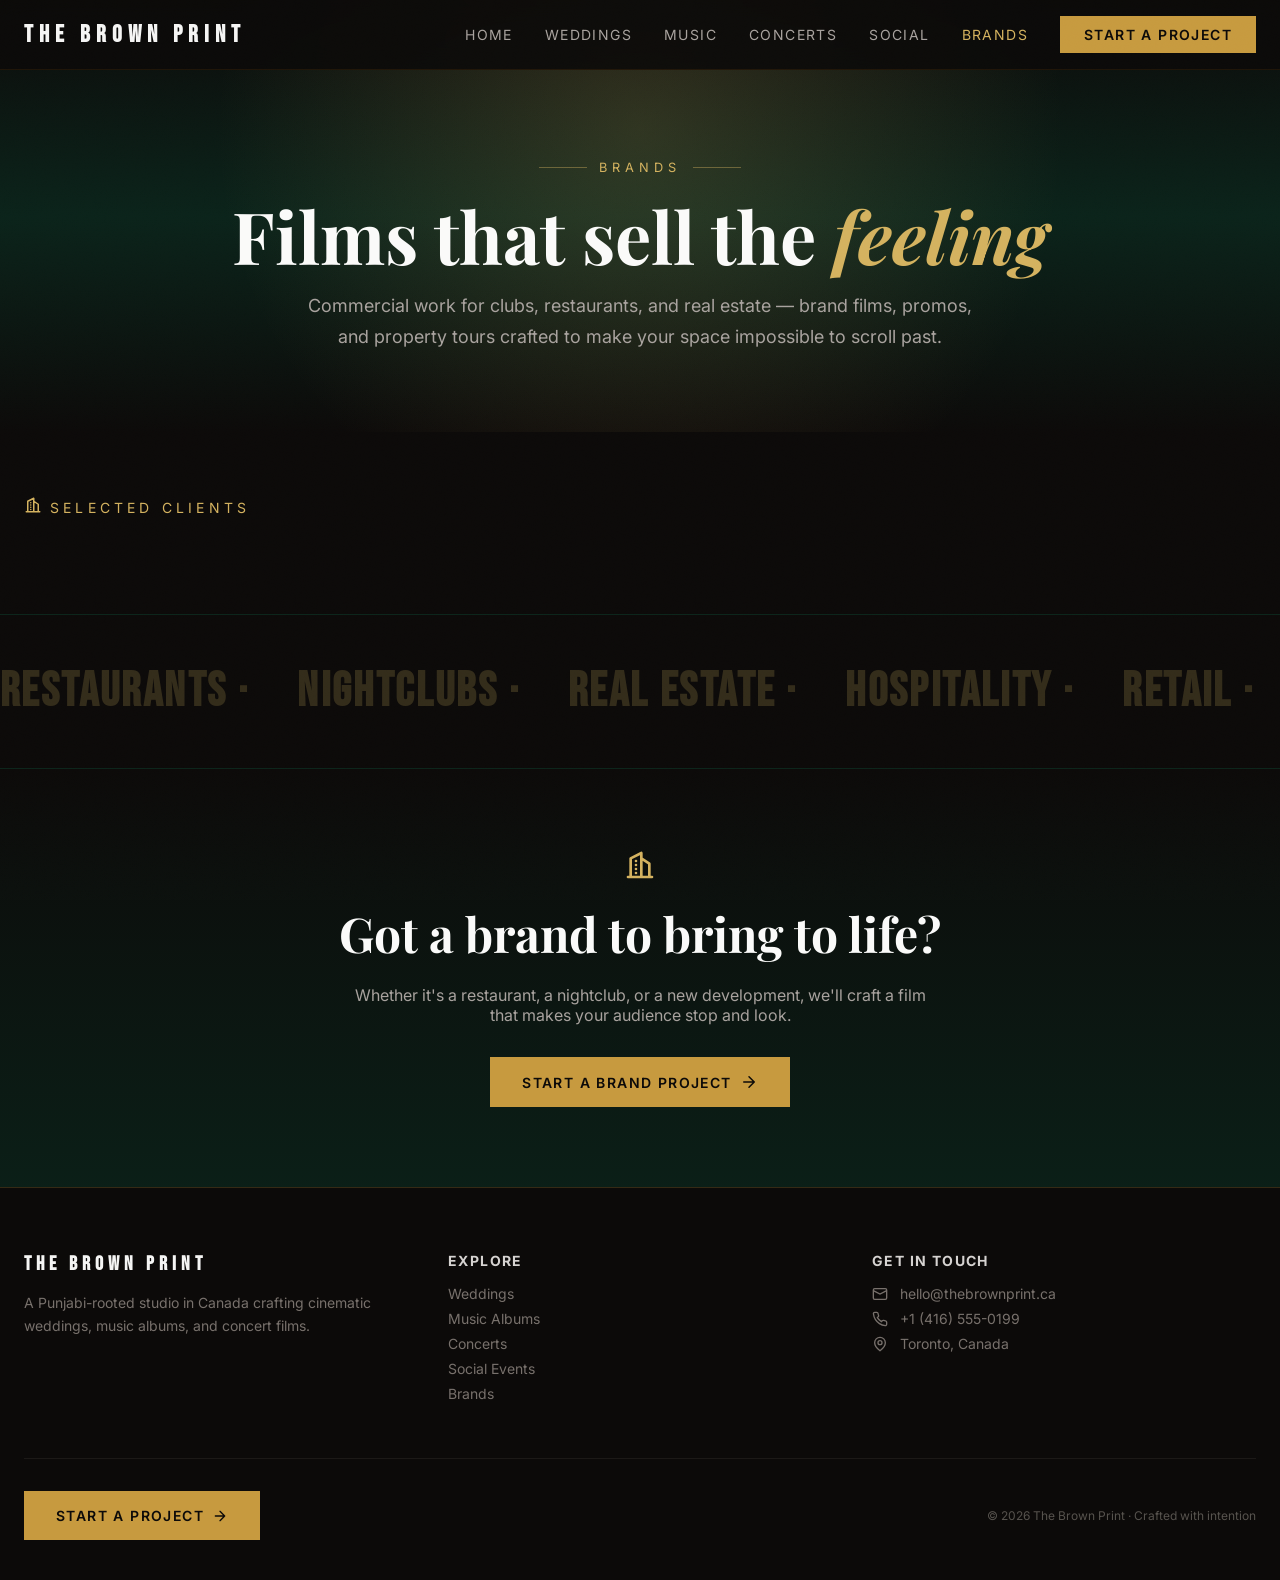
<file: brands.html>
<!doctype html>
<html lang="en">

<head>
  <meta charset="UTF-8" />
  <meta name="viewport" content="width=device-width, initial-scale=1.0" />
  <script>document.documentElement.classList.add(("startViewTransition" in document) ? "vt-native" : "vt-fallback");</script>
  <title>Brands — The Brown Print</title>
  <link rel="stylesheet" href="css/style.css" />
  <link rel="stylesheet" href="css/tbp-transition.css" />
  <script id="tbp-arriving-init">try{if(sessionStorage.getItem("tbp-wipe"))document.documentElement.classList.add("tbp-arriving");}catch(e){}</script>
</head>

<body data-theme="brands" class="brands-page">
  <div class="grain"></div>

  <!-- ============ NAV ============ -->
  <nav class="nav">
    <div class="nav-inner">
      <a href="index.html" class="nav-logo bebas">THE BROWN PRINT</a>
      <div class="nav-links">
        <a href="index.html" class="nav-link">Home</a>
        <a href="wedding.html" class="nav-link">Weddings</a>
        <a href="music.html" class="nav-link">Music</a>
        <a href="concerts.html" class="nav-link">Concerts</a>
        <a href="social.html" class="nav-link">Social</a>
        <a href="brands.html" class="nav-link active">Brands</a>
        <button class="nav-cta" onclick="openProject('brand')">Start a Project</button>
      </div>
      <button class="nav-burger" aria-label="Menu">
        <svg width="24" height="24" viewBox="0 0 24 24" fill="none" stroke="currentColor" stroke-width="2"
          stroke-linecap="round">
          <path d="M3 12h18M3 6h18M3 18h18" />
        </svg>
      </button>
    </div>
    <div class="nav-mobile">
      <a href="index.html" class="nav-link">Home</a>
      <a href="wedding.html" class="nav-link">Weddings</a>
      <a href="music.html" class="nav-link">Music</a>
      <a href="concerts.html" class="nav-link">Concerts</a>
      <a href="social.html" class="nav-link">Social</a>
      <a href="brands.html" class="nav-link active">Brands</a>
      <button class="nav-cta" onclick="openProject('brand')">Start a Project</button>
    </div>
  </nav>

  <!-- ============ PAGE HERO ============ -->
  <section class="page-hero brd-hero">
    <div class="glow"></div>
    <div class="page-hero-inner">
      <div class="divider-row">
        <div class="divider-line" style="background:rgba(212,178,95,0.4);"></div>
        <span class="kicker brd-label">Brands</span>
        <div class="divider-line" style="background:rgba(212,178,95,0.4);"></div>
      </div>
      <h1 class="serif">Films that sell the <span class="accent">feeling</span></h1>
      <p>Commercial work for clubs, restaurants, and real estate — brand films, promos, and property tours crafted to
        make your space impossible to scroll past.</p>
    </div>
  </section>

  <!-- ============ WORK GRID ============ -->
  <section class="work-section brd-section">
    <div class="wrap">
      <div style="display:flex;align-items:center;gap:0.5rem;margin-bottom:2rem;">
        <span class="brd-label"><svg width="18" height="18" viewBox="0 0 24 24" fill="none" stroke="currentColor"
            stroke-width="2" stroke-linecap="round" stroke-linejoin="round">
            <path d="M3 21h18M5 21V7l8-4v18M19 21V11l-6-4" />
            <path d="M9 9v.01M9 12v.01M9 15v.01M9 18v.01" />
          </svg></span>
        <span class="work-label brd-label">Selected Clients</span>
      </div>
      <div class="work-grid" id="brandsGrid"></div>
    </div>
  </section>

  <!-- ============ CLIENT STRIP ============ -->
  <section class="brd-strip">
    <div class="brd-strip-track bebas" id="brdStrip"></div>
  </section>

  <!-- ============ CTA ============ -->
  <section class="cta brd-cta">
    <span style="display:inline-flex;color:var(--gold-400);margin-bottom:1.25rem;">
      <svg width="32" height="32" viewBox="0 0 24 24" fill="none" stroke="currentColor" stroke-width="2"
        stroke-linecap="round" stroke-linejoin="round">
        <path d="M3 21h18M5 21V7l8-4v18M19 21V11l-6-4" />
        <path d="M9 9v.01M9 12v.01M9 15v.01M9 18v.01" />
      </svg>
    </span>
    <h2 class="serif">Got a brand to bring to life?</h2>
    <p>Whether it's a restaurant, a nightclub, or a new development, we'll craft a film that makes your audience stop and
      look.</p>
    <button class="btn btn-gold" onclick="openProject('brand')">
      Start a Brand Project <svg width="18" height="18" viewBox="0 0 24 24" fill="none" stroke="currentColor"
        stroke-width="2" stroke-linecap="round" stroke-linejoin="round">
        <path d="M5 12h14M12 5l7 7-7 7" />
      </svg>
    </button>
  </section>

  <!-- ============ FOOTER ============ -->
  <footer class="footer">
    <div class="wrap">
      <div class="footer-grid">
        <div>
          <span class="footer-logo bebas">THE BROWN PRINT</span>
          <p>A Punjabi-rooted studio in Canada crafting cinematic weddings, music albums, and concert films.</p>
        </div>
        <div class="footer-col">
          <h4>Explore</h4>
          <a href="wedding.html">Weddings</a>
          <a href="music.html">Music Albums</a>
          <a href="concerts.html">Concerts</a>
          <a href="social.html">Social Events</a>
          <a href="brands.html">Brands</a>
        </div>
        <div class="footer-col">
          <h4>Get in touch</h4>
          <span><svg width="16" height="16" viewBox="0 0 24 24" fill="none" stroke="currentColor" stroke-width="2">
              <rect x="2" y="4" width="20" height="16" rx="2" />
              <path d="m22 7-10 5L2 7" />
            </svg> hello@thebrownprint.ca</span>
          <span><svg width="16" height="16" viewBox="0 0 24 24" fill="none" stroke="currentColor" stroke-width="2">
              <path
                d="M22 16.92v3a2 2 0 0 1-2.18 2 19.79 19.79 0 0 1-8.63-3.07 19.5 19.5 0 0 1-6-6 19.79 19.79 0 0 1-3.07-8.67A2 2 0 0 1 4.11 2h3a2 2 0 0 1 2 1.72c.13.96.36 1.9.7 2.81a2 2 0 0 1-.45 2.11L8.09 9.91a16 16 0 0 0 6 6l1.27-1.27a2 2 0 0 1 2.11-.45c.91.34 1.85.57 2.81.7A2 2 0 0 1 22 16.92Z" />
            </svg> +1 (416) 555-0199</span>
          <span><svg width="16" height="16" viewBox="0 0 24 24" fill="none" stroke="currentColor" stroke-width="2">
              <path d="M20 10c0 6-8 12-8 12s-8-6-8-12a8 8 0 0 1 16 0Z" />
              <circle cx="12" cy="10" r="3" />
            </svg> Toronto, Canada</span>
        </div>
      </div>
      <div class="footer-bottom">
        <button class="btn btn-amber" onclick="openProject()">Start a Project <svg width="16" height="16"
            viewBox="0 0 24 24" fill="none" stroke="currentColor" stroke-width="2" stroke-linecap="round"
            stroke-linejoin="round">
            <path d="M5 12h14M12 5l7 7-7 7" />
          </svg></button>
        <p class="copy">© 2026 The Brown Print · Crafted with intention</p>
      </div>
    </div>
  </footer>

  <!-- client strip content (tripled so it loops seamlessly) -->
  <script>
    (function () {
      const items = ["RESTAURANTS", "NIGHTCLUBS", "REAL ESTATE", "HOSPITALITY", "RETAIL"];
      const track = document.getElementById("brdStrip");
      if (track) {
        const all = [...items, ...items, ...items];
        track.innerHTML = all.map(t => `<span>${t} ·</span>`).join("");
      }
    })();
  </script>
  <script src="content.js"></script>
  <script src="js/player.js"></script>
  <script src="js/main.js"></script>
  <script src="js/tbp-transition.js"></script>
</body>

</html>
</file>
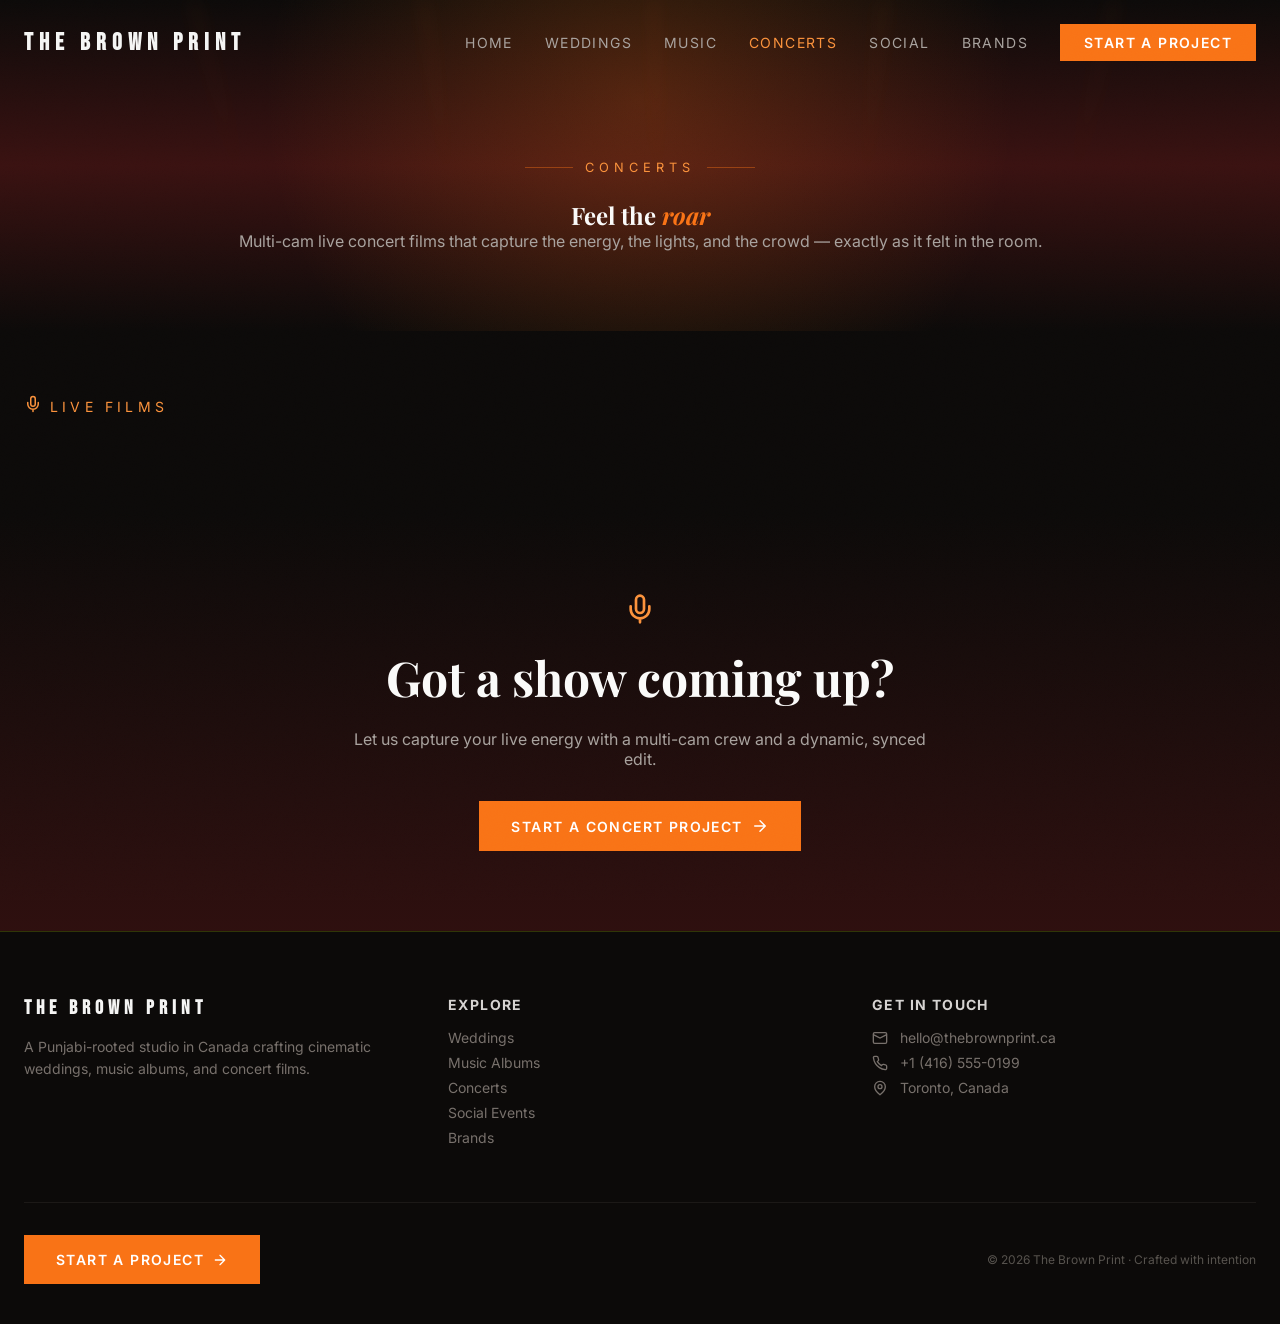
<file: concerts.html>
<!doctype html>
<html lang="en">
<head>
  <meta charset="UTF-8" />
  <meta name="viewport" content="width=device-width, initial-scale=1.0" />
  <title>Concerts — The Brown Print</title>
  <link rel="stylesheet" href="css/style.css" />
  <link rel="stylesheet" href="css/tbp-transition.css" />
  <script id="tbp-arriving-init">try{if(sessionStorage.getItem("tbp-wipe"))document.documentElement.classList.add("tbp-arriving");}catch(e){}</script>
  <style>
    /* page-local: concert theme */
    .con-hero { position: relative; padding: 10rem 1.5rem 5rem; overflow: hidden;
      background: linear-gradient(to bottom, #0c0a09, rgba(127,29,29,0.4), #0c0a09); }
    .con-hero .glow { position:absolute; inset:0;
      background: radial-gradient(circle at 50% 30%, rgba(249,115,22,0.22), transparent 55%); }
    .con-beams { position: absolute; inset: 0; overflow: hidden; opacity: 0.4; }
    .con-beam { position: absolute; top: 0; transform-origin: top; width: 2px; height: 60%;
      background: linear-gradient(to bottom, rgba(249,115,22,0.6), transparent); filter: blur(8px); }
    .con-hero h1 { color: var(--stone-50); }
    .con-hero h1 .accent { color: var(--orange-500); font-style: italic; }
    .con-hero p { color: var(--stone-400); }
    .con-label { color: var(--orange-400); }
    .con-cta { background: linear-gradient(to bottom, #0c0a09, rgba(127,29,29,0.3)); }
    .con-cta h2 { color: var(--stone-50); }
    .con-cta p { color: var(--stone-400); }
    body.concert-page .play-btn { background: var(--orange-500); color: #fff; }
    body.concert-page .work-card { border-color: rgba(249,115,22,0.2); }
  </style>
</head>
<body data-theme="concerts" class="concert-page">
  <div class="grain"></div>

  <!-- ============ NAV ============ -->
  <nav class="nav">
    <div class="nav-inner">
      <a href="index.html" class="nav-logo bebas">THE BROWN PRINT</a>
      <div class="nav-links">
        <a href="index.html" class="nav-link">Home</a>
        <a href="wedding.html" class="nav-link">Weddings</a>
        <a href="music.html" class="nav-link">Music</a>
        <a href="concerts.html" class="nav-link active">Concerts</a>
        <a href="social.html" class="nav-link">Social</a>
        <a href="brands.html" class="nav-link">Brands</a>
        <button class="nav-cta" onclick="openProject('concert')">Start a Project</button>
      </div>
      <button class="nav-burger" aria-label="Menu">
        <svg width="24" height="24" viewBox="0 0 24 24" fill="none" stroke="currentColor" stroke-width="2" stroke-linecap="round"><path d="M3 12h18M3 6h18M3 18h18"/></svg>
      </button>
    </div>
    <div class="nav-mobile">
      <a href="index.html" class="nav-link">Home</a>
      <a href="wedding.html" class="nav-link">Weddings</a>
      <a href="music.html" class="nav-link">Music</a>
      <a href="concerts.html" class="nav-link active">Concerts</a>
      <a href="social.html" class="nav-link">Social</a>
      <a href="brands.html" class="nav-link">Brands</a>
      <button class="nav-cta" onclick="openProject('concert')">Start a Project</button>
    </div>
  </nav>

  <!-- ============ PAGE HERO (with stage lights) ============ -->
  <section class="con-hero">
    <div class="glow"></div>
    <div class="con-beams" id="conBeams"></div>
    <div class="page-hero-inner">
      <div class="divider-row">
        <div class="divider-line" style="background:rgba(249,115,22,0.4);"></div>
        <span class="kicker con-label">Concerts</span>
        <div class="divider-line" style="background:rgba(249,115,22,0.4);"></div>
      </div>
      <h1 class="serif">Feel the <span class="accent">roar</span></h1>
      <p>Multi-cam live concert films that capture the energy, the lights, and the crowd — exactly as it felt in the room.</p>
    </div>
  </section>

  <!-- ============ LIVE FILMS GRID ============ -->
  <section class="work-section">
    <div class="wrap">
      <div style="display:flex;align-items:center;gap:0.5rem;margin-bottom:2rem;">
        <span class="con-label"><svg width="18" height="18" viewBox="0 0 24 24" fill="none" stroke="currentColor" stroke-width="2" stroke-linecap="round" stroke-linejoin="round"><path d="M12 2a3 3 0 0 0-3 3v7a3 3 0 0 0 6 0V5a3 3 0 0 0-3-3Z"/><path d="M19 10v2a7 7 0 0 1-14 0v-2M12 19v3"/></svg></span>
        <span class="work-label con-label">Live Films</span>
      </div>
      <div class="work-grid" id="concertGrid"></div>
    </div>
  </section>

  <!-- ============ CTA ============ -->
  <section class="cta con-cta">
    <span style="display:inline-flex;color:var(--orange-400);margin-bottom:1.25rem;">
      <svg width="32" height="32" viewBox="0 0 24 24" fill="none" stroke="currentColor" stroke-width="2" stroke-linecap="round" stroke-linejoin="round"><path d="M12 2a3 3 0 0 0-3 3v7a3 3 0 0 0 6 0V5a3 3 0 0 0-3-3Z"/><path d="M19 10v2a7 7 0 0 1-14 0v-2M12 19v3"/></svg>
    </span>
    <h2 class="serif">Got a show coming up?</h2>
    <p>Let us capture your live energy with a multi-cam crew and a dynamic, synced edit.</p>
    <button class="btn btn-orange" onclick="openProject('concert')">
      Start a Concert Project <svg width="18" height="18" viewBox="0 0 24 24" fill="none" stroke="currentColor" stroke-width="2" stroke-linecap="round" stroke-linejoin="round"><path d="M5 12h14M12 5l7 7-7 7"/></svg>
    </button>
  </section>

  <!-- ============ FOOTER ============ -->
  <footer class="footer">
    <div class="wrap">
      <div class="footer-grid">
        <div>
          <span class="footer-logo bebas">THE BROWN PRINT</span>
          <p>A Punjabi-rooted studio in Canada crafting cinematic weddings, music albums, and concert films.</p>
        </div>
        <div class="footer-col">
          <h4>Explore</h4>
          <a href="wedding.html">Weddings</a>
          <a href="music.html">Music Albums</a>
          <a href="concerts.html">Concerts</a>
          <a href="social.html">Social Events</a>
          <a href="brands.html">Brands</a>
        </div>
        <div class="footer-col">
          <h4>Get in touch</h4>
          <span><svg width="16" height="16" viewBox="0 0 24 24" fill="none" stroke="currentColor" stroke-width="2"><rect x="2" y="4" width="20" height="16" rx="2"/><path d="m22 7-10 5L2 7"/></svg> hello@thebrownprint.ca</span>
          <span><svg width="16" height="16" viewBox="0 0 24 24" fill="none" stroke="currentColor" stroke-width="2"><path d="M22 16.92v3a2 2 0 0 1-2.18 2 19.79 19.79 0 0 1-8.63-3.07 19.5 19.5 0 0 1-6-6 19.79 19.79 0 0 1-3.07-8.67A2 2 0 0 1 4.11 2h3a2 2 0 0 1 2 1.72c.13.96.36 1.9.7 2.81a2 2 0 0 1-.45 2.11L8.09 9.91a16 16 0 0 0 6 6l1.27-1.27a2 2 0 0 1 2.11-.45c.91.34 1.85.57 2.81.7A2 2 0 0 1 22 16.92Z"/></svg> +1 (416) 555-0199</span>
          <span><svg width="16" height="16" viewBox="0 0 24 24" fill="none" stroke="currentColor" stroke-width="2"><path d="M20 10c0 6-8 12-8 12s-8-6-8-12a8 8 0 0 1 16 0Z"/><circle cx="12" cy="10" r="3"/></svg> Toronto, Canada</span>
        </div>
      </div>
      <div class="footer-bottom">
        <button class="btn btn-amber" onclick="openProject()">Start a Project <svg width="16" height="16" viewBox="0 0 24 24" fill="none" stroke="currentColor" stroke-width="2" stroke-linecap="round" stroke-linejoin="round"><path d="M5 12h14M12 5l7 7-7 7"/></svg></button>
        <p class="copy">© 2026 The Brown Print · Crafted with intention</p>
      </div>
    </div>
  </footer>

  <!-- stage-light beams -->
  <script>
    (function () {
      const wrap = document.getElementById("conBeams");
      if (!wrap) return;
      for (let i = 0; i < 5; i++) {
        const b = document.createElement("div");
        b.className = "con-beam beam";
        b.style.left = (15 + i * 18) + "%";
        b.style.transform = "rotate(" + (-15 + i * 7) + "deg)";
        b.style.animationDuration = (2 + i * 0.4) + "s";
        wrap.appendChild(b);
      }
    })();
  </script>
  <script src="js/player.js"></script>
  <script src="js/main.js"></script>
  <script src="js/tbp-transition.js"></script>
</body>
</html>
</file>
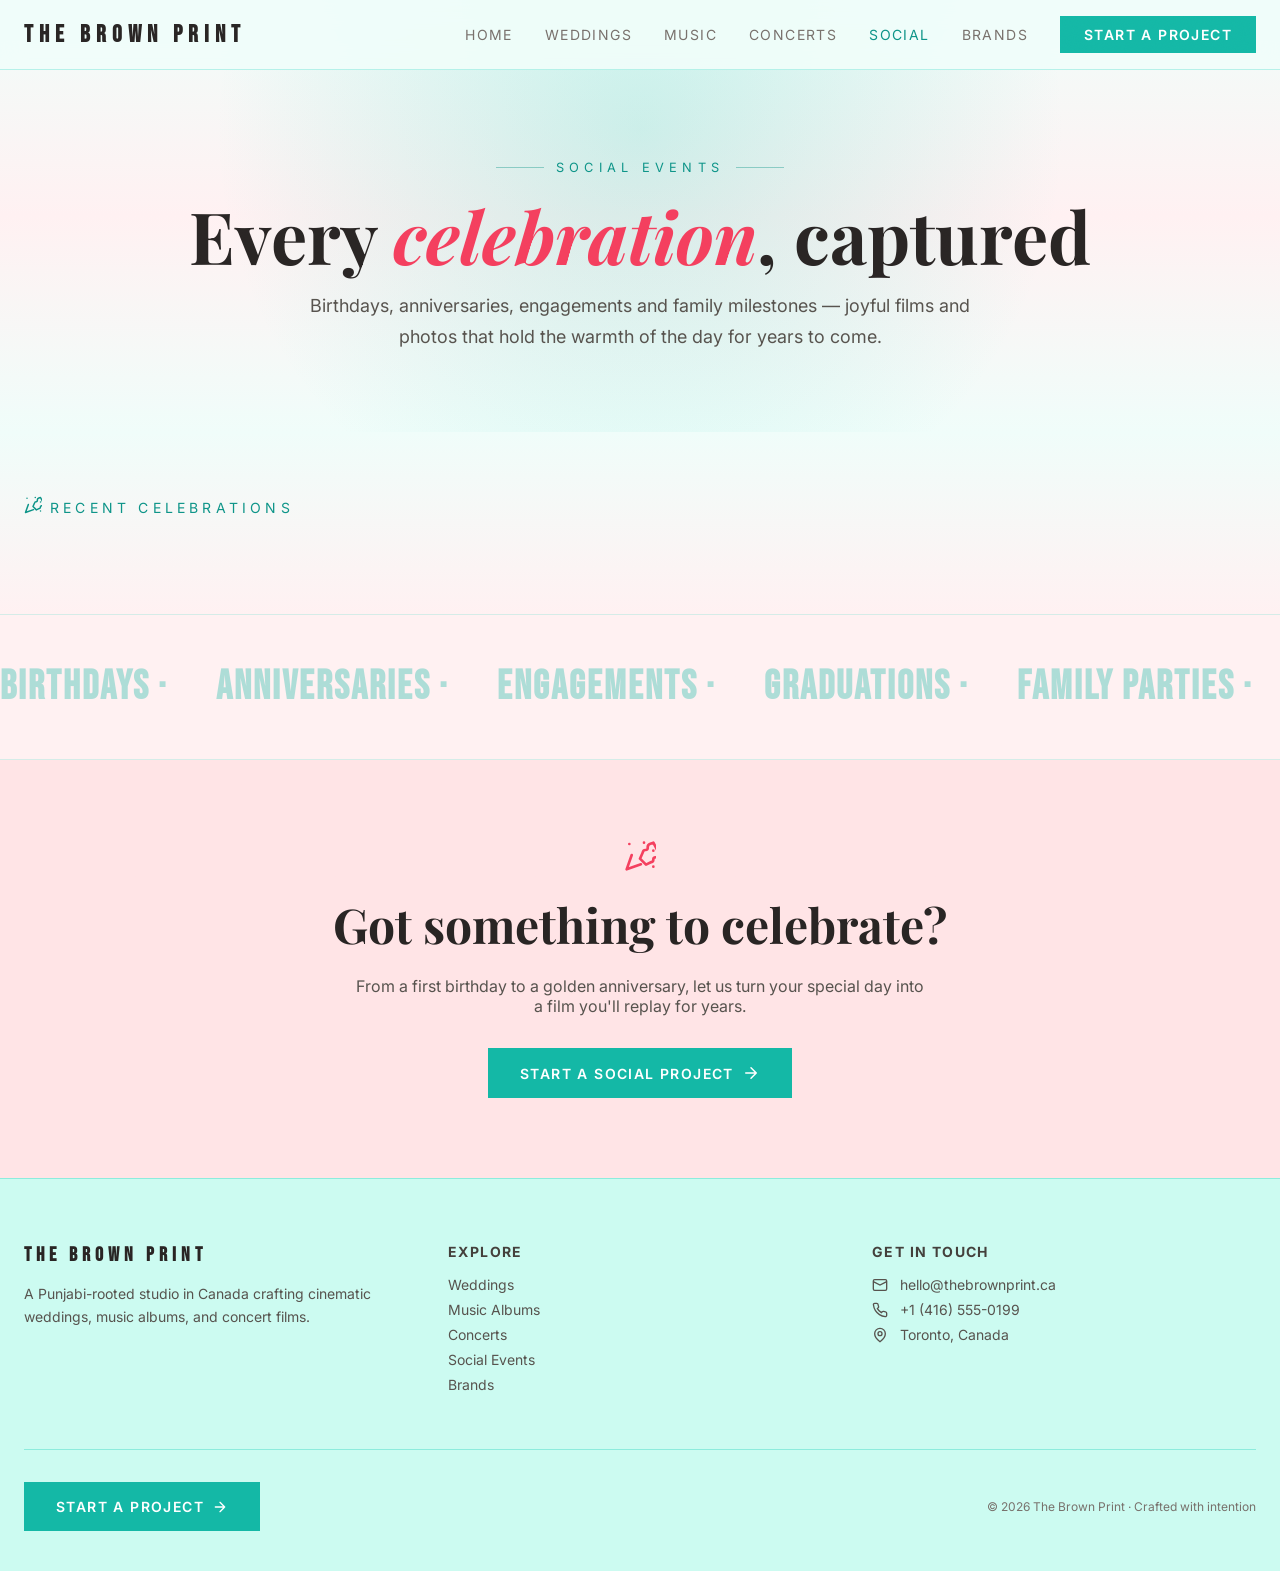
<file: social.html>
<!doctype html>
<html lang="en">

<head>
  <meta charset="UTF-8" />
  <meta name="viewport" content="width=device-width, initial-scale=1.0" />
  <script>document.documentElement.classList.add(("startViewTransition" in document) ? "vt-native" : "vt-fallback");</script>
  <title>Social Events — The Brown Print</title>
  <link rel="stylesheet" href="css/style.css" />
  <link rel="stylesheet" href="css/tbp-transition.css" />
  <script id="tbp-arriving-init">try{if(sessionStorage.getItem("tbp-wipe"))document.documentElement.classList.add("tbp-arriving");}catch(e){}</script>
</head>

<body data-theme="social" class="social-page">
  <div class="grain"></div>

  <!-- ============ NAV ============ -->
  <nav class="nav">
    <div class="nav-inner">
      <a href="index.html" class="nav-logo bebas">THE BROWN PRINT</a>
      <div class="nav-links">
        <a href="index.html" class="nav-link">Home</a>
        <a href="wedding.html" class="nav-link">Weddings</a>
        <a href="music.html" class="nav-link">Music</a>
        <a href="concerts.html" class="nav-link">Concerts</a>
        <a href="social.html" class="nav-link active">Social</a>
        <a href="brands.html" class="nav-link">Brands</a>
        <button class="nav-cta" onclick="openProject('social')">Start a Project</button>
      </div>
      <button class="nav-burger" aria-label="Menu">
        <svg width="24" height="24" viewBox="0 0 24 24" fill="none" stroke="currentColor" stroke-width="2"
          stroke-linecap="round">
          <path d="M3 12h18M3 6h18M3 18h18" />
        </svg>
      </button>
    </div>
    <div class="nav-mobile">
      <a href="index.html" class="nav-link">Home</a>
      <a href="wedding.html" class="nav-link">Weddings</a>
      <a href="music.html" class="nav-link">Music</a>
      <a href="concerts.html" class="nav-link">Concerts</a>
      <a href="social.html" class="nav-link active">Social</a>
      <a href="brands.html" class="nav-link">Brands</a>
      <button class="nav-cta" onclick="openProject('social')">Start a Project</button>
    </div>
  </nav>

  <!-- ============ PAGE HERO ============ -->
  <section class="page-hero soc-hero">
    <div class="glow"></div>
    <div class="page-hero-inner">
      <div class="divider-row">
        <div class="divider-line" style="background:rgba(13,148,136,0.4);"></div>
        <span class="kicker soc-label">Social Events</span>
        <div class="divider-line" style="background:rgba(13,148,136,0.4);"></div>
      </div>
      <h1 class="serif">Every <span class="accent">celebration</span>, captured</h1>
      <p>Birthdays, anniversaries, engagements and family milestones — joyful films and photos that hold the warmth of
        the day for years to come.</p>
    </div>
  </section>

  <!-- ============ EVENTS GRID ============ -->
  <section class="work-section soc-section">
    <div class="wrap">
      <div style="display:flex;align-items:center;gap:0.5rem;margin-bottom:2rem;">
        <span class="soc-label"><svg width="18" height="18" viewBox="0 0 24 24" fill="none" stroke="currentColor"
            stroke-width="2" stroke-linecap="round" stroke-linejoin="round">
            <path d="M5.8 11.3 2 22l10.7-3.79" />
            <path d="M4 3h.01M22 8h.01M15 2h.01M22 20h.01" />
            <path d="m22 2-2.24.75a2.9 2.9 0 0 0-1.96 3.12c.1.86-.57 1.63-1.45 1.63h-.38c-.86 0-1.6.6-1.76 1.44L12 14l4.5 4.5 4.04-1.95c.84-.16 1.44-.9 1.44-1.76v-.38c0-.88.77-1.55 1.63-1.45a2.9 2.9 0 0 0 3.12-1.96L22 2Z" />
          </svg></span>
        <span class="work-label soc-label">Recent Celebrations</span>
      </div>
      <div class="work-grid" id="socialGrid"></div>
    </div>
  </section>

  <!-- ============ CONFETTI MARQUEE ============ -->
  <section class="soc-confetti">
    <div class="soc-confetti-track bebas" id="socConfetti"></div>
  </section>

  <!-- ============ CTA ============ -->
  <section class="cta soc-cta">
    <span style="display:inline-flex;color:var(--coral-500);margin-bottom:1.25rem;">
      <svg width="32" height="32" viewBox="0 0 24 24" fill="none" stroke="currentColor" stroke-width="2"
        stroke-linecap="round" stroke-linejoin="round">
        <path d="M5.8 11.3 2 22l10.7-3.79" />
        <path d="M4 3h.01M22 8h.01M15 2h.01M22 20h.01" />
        <path d="m22 2-2.24.75a2.9 2.9 0 0 0-1.96 3.12c.1.86-.57 1.63-1.45 1.63h-.38c-.86 0-1.6.6-1.76 1.44L12 14l4.5 4.5 4.04-1.95c.84-.16 1.44-.9 1.44-1.76v-.38c0-.88.77-1.55 1.63-1.45a2.9 2.9 0 0 0 3.12-1.96L22 2Z" />
      </svg>
    </span>
    <h2 class="serif">Got something to celebrate?</h2>
    <p>From a first birthday to a golden anniversary, let us turn your special day into a film you'll replay for years.</p>
    <button class="btn btn-teal" onclick="openProject('social')">
      Start a Social Project <svg width="18" height="18" viewBox="0 0 24 24" fill="none" stroke="currentColor"
        stroke-width="2" stroke-linecap="round" stroke-linejoin="round">
        <path d="M5 12h14M12 5l7 7-7 7" />
      </svg>
    </button>
  </section>

  <!-- ============ FOOTER ============ -->
  <footer class="footer">
    <div class="wrap">
      <div class="footer-grid">
        <div>
          <span class="footer-logo bebas">THE BROWN PRINT</span>
          <p>A Punjabi-rooted studio in Canada crafting cinematic weddings, music albums, and concert films.</p>
        </div>
        <div class="footer-col">
          <h4>Explore</h4>
          <a href="wedding.html">Weddings</a>
          <a href="music.html">Music Albums</a>
          <a href="concerts.html">Concerts</a>
          <a href="social.html">Social Events</a>
          <a href="brands.html">Brands</a>
        </div>
        <div class="footer-col">
          <h4>Get in touch</h4>
          <span><svg width="16" height="16" viewBox="0 0 24 24" fill="none" stroke="currentColor" stroke-width="2">
              <rect x="2" y="4" width="20" height="16" rx="2" />
              <path d="m22 7-10 5L2 7" />
            </svg> hello@thebrownprint.ca</span>
          <span><svg width="16" height="16" viewBox="0 0 24 24" fill="none" stroke="currentColor" stroke-width="2">
              <path
                d="M22 16.92v3a2 2 0 0 1-2.18 2 19.79 19.79 0 0 1-8.63-3.07 19.5 19.5 0 0 1-6-6 19.79 19.79 0 0 1-3.07-8.67A2 2 0 0 1 4.11 2h3a2 2 0 0 1 2 1.72c.13.96.36 1.9.7 2.81a2 2 0 0 1-.45 2.11L8.09 9.91a16 16 0 0 0 6 6l1.27-1.27a2 2 0 0 1 2.11-.45c.91.34 1.85.57 2.81.7A2 2 0 0 1 22 16.92Z" />
            </svg> +1 (416) 555-0199</span>
          <span><svg width="16" height="16" viewBox="0 0 24 24" fill="none" stroke="currentColor" stroke-width="2">
              <path d="M20 10c0 6-8 12-8 12s-8-6-8-12a8 8 0 0 1 16 0Z" />
              <circle cx="12" cy="10" r="3" />
            </svg> Toronto, Canada</span>
        </div>
      </div>
      <div class="footer-bottom">
        <button class="btn btn-amber" onclick="openProject()">Start a Project <svg width="16" height="16"
            viewBox="0 0 24 24" fill="none" stroke="currentColor" stroke-width="2" stroke-linecap="round"
            stroke-linejoin="round">
            <path d="M5 12h14M12 5l7 7-7 7" />
          </svg></button>
        <p class="copy">© 2026 The Brown Print · Crafted with intention</p>
      </div>
    </div>
  </footer>

  <!-- confetti marquee content (tripled so it loops seamlessly) -->
  <script>
    (function () {
      const items = ["BIRTHDAYS", "ANNIVERSARIES", "ENGAGEMENTS", "GRADUATIONS", "FAMILY PARTIES"];
      const track = document.getElementById("socConfetti");
      if (track) {
        const all = [...items, ...items, ...items];
        track.innerHTML = all.map(t => `<span>${t} ·</span>`).join("");
      }
    })();
  </script>
  <script src="content.js"></script>
  <script src="js/player.js"></script>
  <script src="js/main.js"></script>
  <script src="js/tbp-transition.js"></script>
</body>

</html>
</file>
<file: css/style.css>
/* ============================================================
   THE BROWN PRINT — shared stylesheet
   Matches the React build: cinematic dark/gold + per-page themes
   ============================================================ */

@import url('https://fonts.googleapis.com/css2?family=Bebas+Neue&family=Playfair+Display:ital,wght@0,400;0,600;0,700;1,400;1,600&family=Inter:wght@300;400;500;600&display=swap');

/* ---------- RESET ---------- */
* {
  margin: 0;
  padding: 0;
  box-sizing: border-box;
}

html {
  scroll-behavior: smooth;
}

body {
  font-family: 'Inter', sans-serif;
  background: #0c0a09;
  /* stone-950 */
  color: #e7e5e4;
  overflow-x: hidden;
}

a {
  text-decoration: none;
  color: inherit;
}

button {
  font-family: inherit;
  cursor: pointer;
  border: none;
  background: none;
}

img {
  display: block;
  max-width: 100%;
}

/* ---------- TYPE HELPERS ---------- */
.serif {
  font-family: 'Playfair Display', serif;
}

.bebas {
  font-family: 'Bebas Neue', sans-serif;
  letter-spacing: 0.05em;
}

.italic {
  font-style: italic;
}

.kicker {
  font-size: 0.8rem;
  letter-spacing: 0.4em;
  text-transform: uppercase;
}

.tracking-wide-sm {
  letter-spacing: 0.25em;
}

/* ---------- COLOR TOKENS ---------- */
:root {
  --stone-950: #0c0a09;
  --stone-900: #1c1917;
  --stone-800: #292524;
  --stone-700: #44403c;
  --stone-600: #57534e;
  --stone-500: #78716c;
  --stone-400: #a8a29e;
  --stone-300: #d6d3d1;
  --stone-200: #e7e5e4;
  --stone-100: #f5f5f4;
  --stone-50: #fafaf9;
  --amber-700: #b45309;
  --amber-600: #d97706;
  --amber-500: #f59e0b;
  --amber-400: #fbbf24;
  --rose-50: #fff1f2;
  --rose-100: #ffe4e6;
  --rose-200: #fecdd3;
  --rose-300: #fda4af;
  --rose-400: #fb7185;
  --rose-700: #be123c;
  --amber-50: #fffbeb;
  --amber-100: #fef3c7;
  --amber-200: #fde68a;
  --violet-400: #a78bfa;
  --violet-500: #8b5cf6;
  --orange-400: #fb923c;
  --orange-500: #f97316;
  /* social theme (festive teal / coral) */
  --teal-400: #2dd4bf;
  --teal-500: #14b8a6;
  --teal-600: #0d9488;
  --coral-400: #fb7185;
  --coral-500: #f43f5e;
  /* brands theme (emerald / gold, premium dark) */
  --emerald-400: #34d399;
  --emerald-500: #10b981;
  --emerald-600: #059669;
  --gold-400: #d4b25f;
  --gold-500: #c79a3f;
}

/* ---------- FILM GRAIN ---------- */
.grain {
  pointer-events: none;
  position: fixed;
  inset: 0;
  z-index: 55;
  opacity: 0.035;
  mix-blend-mode: overlay;
  background-image: url("data:image/svg+xml,%3Csvg xmlns='http://www.w3.org/2000/svg' width='200' height='200'%3E%3Cfilter id='n'%3E%3CfeTurbulence type='fractalNoise' baseFrequency='0.9' numOctaves='4'/%3E%3C/filter%3E%3Crect width='100%25' height='100%25' filter='url(%23n)'/%3E%3C/svg%3E");
}

/* ---------- LAYOUT ---------- */
.wrap {
  max-width: 80rem;
  margin: 0 auto;
  padding: 0 1.5rem;
}

.wrap-narrow {
  max-width: 72rem;
  margin: 0 auto;
  padding: 0 1.5rem;
}

section {
  position: relative;
}

/* ---------- NAV ---------- */
.nav {
  position: fixed;
  top: 0;
  left: 0;
  right: 0;
  z-index: 40;
  padding: 1.5rem 0;
  transition: all 0.5s ease;
}

.nav.solid {
  padding: 1rem 0;
  backdrop-filter: blur(12px);
  border-bottom: 1px solid;
}

.nav-inner {
  max-width: 80rem;
  margin: 0 auto;
  padding: 0 1.5rem;
  display: flex;
  align-items: center;
  justify-content: space-between;
}

.nav-logo {
  font-size: 1.5rem;
  font-weight: 700;
  letter-spacing: 0.25em;
}

.nav-links {
  display: flex;
  align-items: center;
  gap: 2rem;
}

.nav-link {
  font-size: 0.875rem;
  letter-spacing: 0.1em;
  text-transform: uppercase;
  transition: color 0.2s;
  color: var(--stone-400);
}

.nav-cta {
  padding: 0.625rem 1.5rem;
  font-size: 0.875rem;
  font-weight: 600;
  letter-spacing: 0.1em;
  text-transform: uppercase;
  transition: all 0.2s;
}

.nav-cta:hover {
  transform: scale(1.05);
}

.nav-burger {
  display: none;
}

.nav-mobile {
  display: none;
}

/* default (home/dark) nav theme */
.nav {
  color: #fff;
}

.nav-logo {
  color: var(--stone-100);
}

/* --- DARK-themed pages: home, music, concerts, brands --- */
body[data-theme="home"] .nav.solid,
body[data-theme="music"] .nav.solid,
body[data-theme="concerts"] .nav.solid,
body[data-theme="brands"] .nav.solid {
  background: rgba(12, 10, 9, 0.9);
  border-color: rgba(217, 119, 6, 0.1);
}

/* --- LIGHT-themed pages: wedding, social --- */
body[data-theme="wedding"] .nav.solid {
  background: rgba(255, 241, 242, 0.9);
  border-color: rgba(254, 205, 211, 0.4);
}

body[data-theme="social"] .nav.solid {
  background: rgba(240, 253, 250, 0.92);
  border-color: rgba(45, 212, 191, 0.3);
}

body[data-theme="wedding"] .nav-logo,
body[data-theme="social"] .nav-logo {
  color: var(--stone-800);
}

body[data-theme="wedding"] .nav-link,
body[data-theme="social"] .nav-link {
  color: var(--stone-500);
}

/* accent + button per theme */
body[data-theme="home"] .nav-link.active,
body[data-theme="home"] .nav-link:hover {
  color: var(--amber-400);
}

body[data-theme="wedding"] .nav-link.active,
body[data-theme="wedding"] .nav-link:hover {
  color: var(--amber-700);
}

body[data-theme="music"] .nav-link.active,
body[data-theme="music"] .nav-link:hover {
  color: var(--violet-400);
}

body[data-theme="concerts"] .nav-link.active,
body[data-theme="concerts"] .nav-link:hover {
  color: var(--orange-400);
}

body[data-theme="social"] .nav-link.active,
body[data-theme="social"] .nav-link:hover {
  color: var(--teal-600);
}

body[data-theme="brands"] .nav-link.active,
body[data-theme="brands"] .nav-link:hover {
  color: var(--gold-400);
}

body[data-theme="home"] .nav-cta {
  background: var(--amber-500);
  color: var(--stone-950);
}

body[data-theme="home"] .nav-cta:hover {
  background: var(--amber-400);
}

body[data-theme="wedding"] .nav-cta {
  background: var(--stone-800);
  color: var(--rose-50);
}

body[data-theme="wedding"] .nav-cta:hover {
  background: var(--stone-900);
}

body[data-theme="music"] .nav-cta {
  background: var(--violet-500);
  color: #fff;
}

body[data-theme="music"] .nav-cta:hover {
  background: var(--violet-400);
}

body[data-theme="concerts"] .nav-cta {
  background: var(--orange-500);
  color: #fff;
}

body[data-theme="concerts"] .nav-cta:hover {
  background: var(--orange-400);
}

body[data-theme="social"] .nav-cta {
  background: var(--teal-500);
  color: #fff;
}

body[data-theme="social"] .nav-cta:hover {
  background: var(--teal-400);
}

body[data-theme="brands"] .nav-cta {
  background: var(--gold-500);
  color: var(--stone-950);
}

body[data-theme="brands"] .nav-cta:hover {
  background: var(--gold-400);
}

body[data-theme="wedding"] .nav-burger,
body[data-theme="social"] .nav-burger {
  color: var(--stone-800);
}

/* ---------- BUTTONS ---------- */
.btn {
  display: inline-flex;
  align-items: center;
  gap: 0.5rem;
  padding: 1rem 2rem;
  font-size: 0.875rem;
  font-weight: 600;
  letter-spacing: 0.1em;
  text-transform: uppercase;
  transition: all 0.2s;
}

.btn:hover {
  transform: scale(1.05);
}

.btn-amber {
  background: var(--amber-500);
  color: var(--stone-950);
}

.btn-amber:hover {
  background: var(--amber-400);
}

.btn-outline {
  border: 1px solid var(--stone-700);
  color: var(--stone-200);
}

.btn-outline:hover {
  border-color: rgba(245, 158, 11, 0.5);
  color: var(--amber-400);
}

.btn-dark {
  background: var(--stone-800);
  color: var(--rose-50);
}

.btn-dark:hover {
  background: var(--stone-900);
}

.btn-violet {
  background: var(--violet-500);
  color: #fff;
}

.btn-violet:hover {
  background: var(--violet-400);
}

.btn-orange {
  background: var(--orange-500);
  color: #fff;
}

.btn-orange:hover {
  background: var(--orange-400);
}

.btn-icon svg {
  transition: transform 0.2s;
}

.btn:hover .btn-icon svg {
  transform: translateX(4px);
}

/* new theme buttons */
.btn-teal {
  background: var(--teal-500);
  color: #fff;
}

.btn-teal:hover {
  background: var(--teal-400);
}

.btn-gold {
  background: var(--gold-500);
  color: var(--stone-950);
}

.btn-gold:hover {
  background: var(--gold-400);
}

/* footer "Start a Project" button adapts to the page theme */
body[data-theme="wedding"] .footer .btn-amber {
  background: var(--stone-800);
  color: var(--rose-50);
}

body[data-theme="wedding"] .footer .btn-amber:hover {
  background: var(--stone-900);
}

body[data-theme="music"] .footer .btn-amber {
  background: var(--violet-500);
  color: #fff;
}

body[data-theme="music"] .footer .btn-amber:hover {
  background: var(--violet-400);
}

body[data-theme="concerts"] .footer .btn-amber {
  background: var(--orange-500);
  color: #fff;
}

body[data-theme="concerts"] .footer .btn-amber:hover {
  background: var(--orange-400);
}

body[data-theme="social"] .footer .btn-amber {
  background: var(--teal-500);
  color: #fff;
}

body[data-theme="social"] .footer .btn-amber:hover {
  background: var(--teal-400);
}

body[data-theme="brands"] .footer .btn-amber {
  background: var(--gold-500);
  color: var(--stone-950);
}

body[data-theme="brands"] .footer .btn-amber:hover {
  background: var(--gold-400);
}

/* ---------- HERO (home) ---------- */
.hero {
  position: relative;
  min-height: 100vh;
  display: flex;
  align-items: center;
  justify-content: center;
  overflow: hidden;
}

/* .hero-bg { position: absolute; inset: 0; overflow: hidden;
  background: #0c0a09; }*/
.hero-media {
  position: absolute;
  inset: 0;
  width: 100%;
  height: 100%;
  object-fit: cover;
  object-position: center;
}

/*.hero-bg-overlay {
  position: absolute;
  inset: 0;
  background: linear-gradient(to bottom, rgba(12, 10, 9, 0.55), rgba(120, 53, 15, 0.2), #0c0a09);
}*/

.hero-glow {
  position: absolute;
  inset: 0;
  opacity: 0.4;
  background: radial-gradient(circle at 50% 35%, rgba(180, 120, 60, 0.18), transparent 60%);
}

/*.hero-frames {
  position: absolute;
  inset: 0;
  overflow: hidden;
}

.hero-frame {
  position: absolute;
  border: 1px solid rgba(217, 119, 6, 0.1);
  border-radius: 2px;
  animation: pulse 5s infinite;
}*/

.hero-content {
  position: relative;
  z-index: 10;
  text-align: center;
  padding: 0 1.5rem;
  max-width: 56rem;
}

.hero h1 {
  font-size: clamp(3rem, 8vw, 6rem);
  font-weight: 700;
  color: var(--stone-50);
  line-height: 1;
  margin-bottom: 1.5rem;
}

.hero h1 .accent {
  font-style: italic;
  color: var(--amber-500);
}

.hero p {
  color: var(--stone-400);
  font-size: 1.125rem;
  max-width: 42rem;
  margin: 0 auto 2.5rem;
  line-height: 1.7;
}

.hero-actions {
  display: flex;
  gap: 1rem;
  justify-content: center;
  flex-wrap: wrap;
}

.divider-row {
  display: flex;
  align-items: center;
  justify-content: center;
  gap: 0.75rem;
  margin-bottom: 1.5rem;
}

.divider-line {
  height: 1px;
  width: 3rem;
  background: rgba(217, 119, 6, 0.5);
}

.scroll-hint {
  position: absolute;
  bottom: 2rem;
  left: 50%;
  transform: translateX(-50%);
  color: var(--stone-600);
  font-size: 0.75rem;
  letter-spacing: 0.1em;
  text-transform: uppercase;
  animation: bounce 1.5s infinite;
}

/* ---------- STATS ---------- */
.stats {
  padding: 4rem 0;
  border-top: 1px solid rgba(217, 119, 6, 0.1);
  border-bottom: 1px solid rgba(217, 119, 6, 0.1);
}

.stats-grid {
  display: grid;
  grid-template-columns: repeat(2, 1fr);
  gap: 2rem;
}

.stat {
  text-align: center;
}

.stat-num {
  font-size: clamp(2.25rem, 5vw, 3rem);
  font-weight: 700;
  color: var(--amber-500);
  margin-bottom: 0.25rem;
}

.stat-label {
  color: var(--stone-500);
  font-size: 0.75rem;
  letter-spacing: 0.1em;
  text-transform: uppercase;
}

/* ---------- SECTION HEADINGS ---------- */
.sec-head {
  text-align: center;
  margin-bottom: 3.5rem;
}

.sec-head .kicker {
  display: block;
  margin-bottom: 0.75rem;
}

.sec-head h2 {
  font-size: clamp(2.25rem, 5vw, 3.75rem);
  font-weight: 700;
  color: var(--stone-50);
}

/* ---------- CATEGORY CARDS (home) ---------- */
.cats {
  padding: 6rem 0;
}

.cats-grid {
  display: grid;
  grid-template-columns: 1fr;
  gap: 1.5rem;
}

.cat-card {
  position: relative;
  height: 24rem;
  border-radius: 2px;
  overflow: hidden;
  border: 1px solid var(--stone-800);
  transition: all 0.3s;
  text-align: left;
  display: block;
}

.cat-card:hover {
  border-color: rgba(245, 158, 11, 0.4);
}

.cat-card-inner {
  position: absolute;
  inset: 0;
  display: flex;
  flex-direction: column;
  justify-content: flex-end;
  padding: 2rem;
}

.cat-card h3 {
  font-size: 1.875rem;
  font-weight: 700;
  color: var(--stone-50);
  margin-bottom: 0.5rem;
}

.cat-card p {
  color: var(--stone-400);
  font-size: 0.875rem;
  margin-bottom: 1rem;
}

.cat-card .explore {
  display: inline-flex;
  align-items: center;
  gap: 0.5rem;
  color: var(--amber-500);
  font-size: 0.875rem;
  letter-spacing: 0.1em;
  text-transform: uppercase;
  opacity: 0;
  transform: translateX(-0.5rem);
  transition: all 0.3s;
}

.cat-card:hover .explore {
  opacity: 1;
  transform: translateX(0);
}

.cat-icon {
  color: var(--amber-500);
  margin-bottom: 1rem;
}

/* ---------- PAGE HERO (category pages) ---------- */
.page-hero {
  position: relative;
  padding: 10rem 1.5rem 5rem;
  overflow: hidden;
}

.page-hero-inner {
  position: relative;
  max-width: 64rem;
  margin: 0 auto;
  text-align: center;
}

.page-hero h1 {
  font-size: clamp(3rem, 7vw, 4.5rem);
  font-weight: 700;
  line-height: 1;
  margin-bottom: 1.25rem;
}

.page-hero p {
  font-size: 1.125rem;
  max-width: 42rem;
  margin: 0 auto;
  line-height: 1.7;
}

/* ---------- WORK GRID ---------- */
.work-section {
  padding: 4rem 0;
}

.work-label {
  display: flex;
  align-items: center;
  gap: 0.5rem;
  font-size: 0.875rem;
  letter-spacing: 0.3em;
  text-transform: uppercase;
}

.work-section h2 {
  font-size: 2.25rem;
  font-weight: 700;
  margin-top: 0.5rem;
}

.work-grid {
  display: grid;
  grid-template-columns: repeat(2, 1fr);
  gap: 1rem;
  grid-auto-rows: 200px;
}

.work-card {
  position: relative;
  overflow: hidden;
  border-radius: 2px;
  cursor: pointer;
  border: 1px solid rgba(255, 255, 255, 0.1);
}

.work-card.tall {
  grid-row: span 2;
}

.work-card img {
  position: absolute;
  inset: 0;
  width: 100%;
  height: 100%;
  object-fit: cover;
  transition: transform 0.5s;
}

.work-card:hover img {
  transform: scale(1.05);
}

.work-card-shade {
  position: absolute;
  inset: 0;
  background: rgba(0, 0, 0, 0.1);
  transition: background 0.3s;
}

.work-card:hover .work-card-shade {
  background: rgba(0, 0, 0, 0);
}

.work-card-play {
  position: absolute;
  inset: 0;
  display: flex;
  align-items: center;
  justify-content: center;
}

.play-btn {
  width: 3.5rem;
  height: 3.5rem;
  border-radius: 50%;
  display: flex;
  align-items: center;
  justify-content: center;
  opacity: 0.9;
  transition: all 0.3s;
  box-shadow: 0 10px 25px rgba(0, 0, 0, 0.4);
}

.work-card:hover .play-btn {
  opacity: 1;
  transform: scale(1.1);
}

.work-card-caption {
  position: absolute;
  bottom: 0;
  left: 0;
  right: 0;
  padding: 1rem;
  background: linear-gradient(to top, rgba(0, 0, 0, 0.8), transparent);
  transform: translateY(0.5rem);
  transition: transform 0.3s;
}

.work-card:hover .work-card-caption {
  transform: translateY(0);
}

.work-card-caption h3 {
  color: #fff;
  font-weight: 600;
  font-size: 1.125rem;
  line-height: 1.2;
}

.work-card-caption .meta {
  color: rgba(255, 255, 255, 0.8);
  font-size: 0.75rem;
  letter-spacing: 0.02em;
}

.work-card-caption .sub {
  color: rgba(255, 255, 255, 0.6);
  font-size: 0.7rem;
}

/* ---------- WEDDING STORIES ---------- */
.stories {
  padding: 5rem 0;
}

.story {
  display: flex;
  flex-direction: column;
  gap: 1.5rem;
  text-align: left;
  width: 100%;
  margin-bottom: 1.5rem;
}

.story-img {
  height: 14rem;
  border-radius: 2px;
  overflow: hidden;
  border: 1px solid rgba(254, 205, 211, 0.6);
  flex-shrink: 0;
}

.story-img img {
  width: 100%;
  height: 100%;
  object-fit: cover;
  transition: transform 0.5s;
}

.story:hover .story-img img {
  transform: scale(1.05);
}

.story-body {
  display: flex;
  flex-direction: column;
  justify-content: center;
  background: rgba(255, 255, 255, 0.6);
  backdrop-filter: blur(4px);
  padding: 1.75rem;
  border-radius: 2px;
  border: 1px solid var(--rose-100);
}

.story-body .place {
  color: var(--amber-700);
  font-size: 0.75rem;
  letter-spacing: 0.1em;
  text-transform: uppercase;
  margin-bottom: 0.5rem;
}

.story-body h3 {
  font-size: 1.5rem;
  font-weight: 700;
  color: var(--stone-800);
  margin-bottom: 0.75rem;
}

.story-body p {
  color: var(--stone-600);
  line-height: 1.6;
  margin-bottom: 1rem;
}

.story-read {
  display: inline-flex;
  align-items: center;
  gap: 0.5rem;
  color: var(--amber-700);
  font-size: 0.875rem;
  letter-spacing: 0.1em;
  text-transform: uppercase;
  transition: gap 0.2s;
}

.story:hover .story-read {
  gap: 0.75rem;
}

/* ---------- CTA STRIP ---------- */
.cta {
  padding: 5rem 1.5rem;
  text-align: center;
}

.cta h2 {
  font-size: clamp(2.25rem, 5vw, 3rem);
  font-weight: 700;
  margin-bottom: 1.25rem;
}

.cta p {
  max-width: 36rem;
  margin: 0 auto 2rem;
}

/* ---------- MARQUEE (music) ---------- */
.marquee {
  padding: 3rem 0;
  border-top: 1px solid rgba(139, 92, 246, 0.1);
  border-bottom: 1px solid rgba(139, 92, 246, 0.1);
  overflow: hidden;
}

.marquee-track {
  display: flex;
  gap: 3rem;
  white-space: nowrap;
  font-size: 3rem;
  font-weight: 700;
  color: rgba(139, 92, 246, 0.2);
  width: max-content;
  animation: marquee 22s linear infinite;
}

/* ---------- FOOTER ---------- */
.footer {
  background: var(--stone-950);
  border-top: 1px solid rgba(217, 119, 6, 0.1);
  padding: 4rem 0 2.5rem;
}

.footer-grid {
  display: grid;
  grid-template-columns: 1fr;
  gap: 2.5rem;
  margin-bottom: 3rem;
}

.footer-logo {
  font-size: 1.25rem;
  font-weight: 700;
  letter-spacing: 0.25em;
  color: var(--stone-100);
  display: block;
  margin-bottom: 1rem;
}

.footer p {
  color: var(--stone-500);
  font-size: 0.875rem;
  line-height: 1.6;
}

.footer h4 {
  color: var(--stone-300);
  font-size: 0.875rem;
  letter-spacing: 0.1em;
  text-transform: uppercase;
  margin-bottom: 1rem;
}

.footer-col a,
.footer-col span {
  display: flex;
  align-items: center;
  gap: 0.75rem;
  color: var(--stone-500);
  font-size: 0.875rem;
  margin-bottom: 0.5rem;
  transition: color 0.2s;
}

.footer-col a:hover {
  color: var(--amber-400);
}

.footer-bottom {
  display: flex;
  flex-direction: column;
  gap: 1rem;
  align-items: center;
  justify-content: space-between;
  padding-top: 2rem;
  border-top: 1px solid var(--stone-900);
}

.footer-bottom .copy {
  color: var(--stone-600);
  font-size: 0.75rem;
}

/* --- per-theme footer: accent + border to match the page --- */
/* DARK pages keep the dark footer, only the accent (border + link hover) changes */
body[data-theme="music"] .footer {
  border-top-color: rgba(139, 92, 246, 0.15);
}

body[data-theme="music"] .footer-col a:hover {
  color: var(--violet-400);
}

body[data-theme="concerts"] .footer {
  border-top-color: rgba(212, 255, 0, 0.18);
}

body[data-theme="concerts"] .footer-col a:hover {
  color: var(--orange-400);
}

body[data-theme="brands"] .footer {
  border-top-color: rgba(199, 154, 63, 0.22);
}

body[data-theme="brands"] .footer-col a:hover {
  color: var(--gold-400);
}

/* LIGHT pages get a light footer that matches the page background */
body[data-theme="wedding"] .footer {
  background: var(--rose-100);
  border-top: 1px solid var(--rose-200);
}

body[data-theme="wedding"] .footer-logo {
  color: var(--stone-800);
}

body[data-theme="wedding"] .footer p,
body[data-theme="wedding"] .footer-col a,
body[data-theme="wedding"] .footer-col span {
  color: var(--stone-600);
}

body[data-theme="wedding"] .footer h4 {
  color: var(--stone-700);
}

body[data-theme="wedding"] .footer-col a:hover {
  color: var(--amber-700);
}

body[data-theme="wedding"] .footer-bottom {
  border-top-color: var(--rose-200);
}

body[data-theme="wedding"] .footer-bottom .copy {
  color: var(--stone-500);
}

body[data-theme="social"] .footer {
  background: #ccfbf1;
  border-top: 1px solid rgba(45, 212, 191, 0.4);
}

body[data-theme="social"] .footer-logo {
  color: var(--stone-800);
}

body[data-theme="social"] .footer p,
body[data-theme="social"] .footer-col a,
body[data-theme="social"] .footer-col span {
  color: var(--stone-600);
}

body[data-theme="social"] .footer h4 {
  color: var(--stone-700);
}

body[data-theme="social"] .footer-col a:hover {
  color: var(--teal-600);
}

body[data-theme="social"] .footer-bottom {
  border-top-color: rgba(45, 212, 191, 0.4);
}

body[data-theme="social"] .footer-bottom .copy {
  color: var(--stone-500);
}

/* ---------- PROJECT MODAL ---------- */
.modal-overlay {
  position: fixed;
  inset: 0;
  z-index: 70;
  display: none;
  align-items: center;
  justify-content: center;
  padding: 1rem;
  background: rgba(12, 10, 9, 0.8);
  backdrop-filter: blur(4px);
}

.modal-overlay.open {
  display: flex;
}

.modal {
  position: relative;
  width: 100%;
  max-width: 32rem;
  background: var(--stone-900);
  border: 1px solid rgba(245, 158, 11, 0.2);
  border-radius: 2px;
  max-height: 90vh;
  overflow-y: auto;
}

.modal-close {
  position: absolute;
  top: 1rem;
  right: 1rem;
  color: var(--stone-500);
  z-index: 10;
  transition: color 0.2s;
}

.modal-close:hover {
  color: var(--amber-400);
}

.modal-pad {
  padding: 2rem;
}

.progress {
  display: flex;
  gap: 0.5rem;
  margin: 1rem 0 2rem;
}

.progress-bar {
  height: 4px;
  flex: 1;
  border-radius: 9999px;
  background: var(--stone-800);
  transition: background 0.3s;
}

.progress-bar.active {
  background: var(--amber-500);
}

.modal h3 {
  font-size: 1.5rem;
  font-weight: 700;
  color: var(--stone-50);
  margin-bottom: 1.5rem;
}

.modal-step-label {
  color: var(--amber-400);
  font-size: 0.75rem;
  letter-spacing: 0.3em;
  text-transform: uppercase;
}

.field-label {
  display: block;
  color: var(--stone-400);
  font-size: 0.75rem;
  letter-spacing: 0.1em;
  text-transform: uppercase;
  margin-bottom: 0.5rem;
}

.field {
  width: 100%;
  background: var(--stone-950);
  border: 1px solid var(--stone-800);
  border-radius: 2px;
  padding: 0.75rem 1rem;
  color: var(--stone-100);
  outline: none;
  transition: border 0.2s;
  margin-bottom: 1rem;
  font-size: 0.95rem;
}

.field:focus {
  border-color: var(--amber-500);
}

.field::placeholder {
  color: var(--stone-600);
}

textarea.field {
  resize: none;
}

.service-row,
.chip {
  display: flex;
  align-items: center;
  gap: 1rem;
  width: 100%;
  padding: 1rem;
  border-radius: 2px;
  border: 1px solid var(--stone-800);
  text-align: left;
  transition: all 0.2s;
  margin-bottom: 0.75rem;
  color: var(--stone-100);
}

.service-row:hover,
.chip:hover {
  border-color: rgba(245, 158, 11, 0.4);
}

.service-row.sel,
.chip.sel {
  border-color: var(--amber-500);
  background: rgba(245, 158, 11, 0.1);
}

.service-ico {
  width: 2.5rem;
  height: 2.5rem;
  border-radius: 2px;
  display: flex;
  align-items: center;
  justify-content: center;
  flex-shrink: 0;
  background: var(--stone-800);
  color: var(--amber-400);
}

.service-row.sel .service-ico {
  background: var(--amber-500);
  color: var(--stone-950);
}

.chip-grid {
  display: grid;
  grid-template-columns: repeat(2, 1fr);
  gap: 0.5rem;
  margin-bottom: 1rem;
}

.chip-sm {
  padding: 0.625rem;
  font-size: 0.8rem;
  border-radius: 2px;
  border: 1px solid var(--stone-800);
  color: var(--stone-400);
  transition: all 0.2s;
  text-align: center;
}

.chip-sm:hover {
  border-color: rgba(245, 158, 11, 0.4);
}

.chip-sm.sel {
  border-color: var(--amber-500);
  background: rgba(245, 158, 11, 0.1);
  color: var(--amber-400);
}

.summary {
  margin-top: 1.25rem;
  padding: 1rem;
  background: rgba(12, 10, 9, 0.6);
  border-radius: 2px;
  border: 1px solid var(--stone-800);
  font-size: 0.875rem;
}

.summary-row {
  display: flex;
  justify-content: space-between;
  color: var(--stone-400);
  margin-bottom: 0.25rem;
}

.summary-row span:last-child {
  color: var(--stone-200);
}

.modal-actions {
  display: flex;
  gap: 0.75rem;
  margin-top: 2rem;
}

.modal-btn {
  padding: 0.75rem 1.5rem;
  font-size: 0.875rem;
  letter-spacing: 0.1em;
  text-transform: uppercase;
  transition: all 0.2s;
}

.modal-btn-back {
  border: 1px solid var(--stone-700);
  color: var(--stone-300);
}

.modal-btn-back:hover {
  border-color: var(--stone-500);
}

.modal-btn-next {
  flex: 1;
  background: var(--amber-500);
  color: var(--stone-950);
  font-weight: 600;
  display: flex;
  align-items: center;
  justify-content: center;
  gap: 0.5rem;
}

.modal-btn-next:hover {
  background: var(--amber-400);
}

.modal-btn-next:disabled {
  opacity: 0.3;
  cursor: not-allowed;
}

.success-check {
  width: 4rem;
  height: 4rem;
  border-radius: 50%;
  background: var(--amber-500);
  display: flex;
  align-items: center;
  justify-content: center;
  margin: 0 auto 1.5rem;
}

/* ---------- STORY MODAL ---------- */
.story-modal {
  background: var(--rose-50);
  border: 1px solid var(--rose-200);
  max-width: 42rem;
}

.story-modal-img {
  height: 14rem;
  overflow: hidden;
}

.story-modal-img img {
  width: 100%;
  height: 100%;
  object-fit: cover;
}

.story-modal .modal-pad h3 {
  color: var(--stone-800);
  font-size: 2rem;
  margin: 0.5rem 0 1.25rem;
}

.story-modal .place {
  color: var(--amber-700);
  font-size: 0.75rem;
  letter-spacing: 0.1em;
  text-transform: uppercase;
}

.story-modal .story-text {
  color: var(--stone-700);
  line-height: 1.7;
  font-size: 1.125rem;
  font-family: 'Playfair Display', serif;
}

.story-modal .modal-close {
  color: var(--stone-500);
  background: rgba(255, 255, 255, 0.7);
  border-radius: 50%;
  padding: 0.25rem;
}

/* ---------- CUSTOM VIDEO PLAYER ---------- */
.vp-overlay {
  position: fixed;
  inset: 0;
  z-index: 80;
  display: none;
  align-items: center;
  justify-content: center;
  padding: 1rem;
  background: rgba(12, 10, 9, 0.92);
  backdrop-filter: blur(6px);
}

.vp-overlay.open {
  display: flex;
}

.vp-shell {
  position: relative;
  width: 100%;
  max-width: 56rem;
}

.vp-close {
  position: absolute;
  top: -2.5rem;
  right: 0;
  color: var(--stone-400);
  transition: color 0.2s;
}

.vp-close:hover {
  color: #fff;
}

.vp-frame {
  position: relative;
  aspect-ratio: 16/9;
  border-radius: 2px;
  overflow: hidden;
  border: 1px solid rgba(255, 255, 255, 0.2);
  background: #000;
}

.vp-video {
  width: 100%;
  height: 100%;
  object-fit: cover;
  display: block;
}

/* block the native UI entirely; we draw our own */
.vp-video::-webkit-media-controls {
  display: none !important;
}

.vp-video::-webkit-media-controls-enclosure {
  display: none !important;
}

.vp-bigplay {
  position: absolute;
  inset: 0;
  display: flex;
  align-items: center;
  justify-content: center;
  background: rgba(0, 0, 0, 0.25);
  transition: opacity 0.3s;
  cursor: pointer;
}

.vp-bigplay.hide {
  opacity: 0;
  pointer-events: none;
}

.vp-bigplay-circle {
  width: 5rem;
  height: 5rem;
  border-radius: 50%;
  background: rgba(255, 255, 255, 0.92);
  display: flex;
  align-items: center;
  justify-content: center;
}

.vp-controls {
  position: absolute;
  bottom: 0;
  left: 0;
  right: 0;
  padding: 1rem;
  display: flex;
  align-items: center;
  gap: 0.75rem;
  background: linear-gradient(to top, rgba(0, 0, 0, 0.85), transparent);
  opacity: 0;
  transition: opacity 0.3s;
}

.vp-frame:hover .vp-controls,
.vp-controls.show {
  opacity: 1;
}

.vp-btn {
  color: #fff;
  display: flex;
  align-items: center;
  opacity: 0.9;
  transition: opacity 0.2s;
}

.vp-btn:hover {
  opacity: 1;
}

.vp-track {
  flex: 1;
  height: 4px;
  background: rgba(255, 255, 255, 0.25);
  border-radius: 9999px;
  cursor: pointer;
  position: relative;
}

.vp-fill {
  height: 100%;
  background: var(--amber-500);
  border-radius: 9999px;
  width: 0%;
}

.vp-time {
  color: rgba(255, 255, 255, 0.85);
  font-size: 0.75rem;
  min-width: 5.5rem;
  text-align: right;
  font-variant-numeric: tabular-nums;
}

.vp-caption {
  margin-top: 1rem;
}

.vp-caption h3 {
  color: #fff;
  font-size: 1.5rem;
  font-weight: 700;
}

.vp-caption p {
  color: rgba(255, 255, 255, 0.6);
  font-size: 0.875rem;
}

.vp-guard {
  position: absolute;
  inset: 0;
}

/* swallows right-click over video */

/* ---------- ANIMATIONS ---------- */
@keyframes pulse {

  0%,
  100% {
    opacity: 1;
  }

  50% {
    opacity: 0.4;
  }
}

@keyframes bounce {

  0%,
  100% {
    transform: translate(-50%, 0);
  }

  50% {
    transform: translate(-50%, -25%);
  }
}

@keyframes marquee {
  from {
    transform: translateX(0);
  }

  to {
    transform: translateX(-50%);
  }
}

@keyframes beam {

  0%,
  100% {
    opacity: 0.5;
  }

  50% {
    opacity: 0.15;
  }
}

.beam {
  animation: beam 2.5s ease-in-out infinite;
}

/* ---------- RESPONSIVE ---------- */
@media (min-width: 768px) {
  .stats-grid {
    grid-template-columns: repeat(4, 1fr);
  }

  .cats-grid {
    grid-template-columns: repeat(3, 1fr);
  }

  .work-grid {
    grid-template-columns: repeat(3, 1fr);
    grid-auto-rows: 230px;
  }

  .footer-grid {
    grid-template-columns: repeat(3, 1fr);
  }

  .footer-bottom {
    flex-direction: row;
  }

  .story {
    flex-direction: row;
    align-items: stretch;
  }

  .story.rev {
    flex-direction: row-reverse;
  }

  .story-img {
    width: 40%;
  }

  .story-body {
    width: 60%;
  }

  .chip-grid {
    grid-template-columns: repeat(2, 1fr);
  }
}

@media (max-width: 767px) {
  .nav-links {
    display: none;
  }

  .nav-burger {
    display: block;
    color: #fff;
  }

  .nav-mobile {
    flex-direction: column;
    gap: 1rem;
    padding: 1rem 1.5rem;
    margin-top: 1rem;
    backdrop-filter: blur(12px);
    border-top: 1px solid rgba(217, 119, 6, 0.1);
  }

  .nav-mobile.open {
    display: flex;
  }

  body[data-theme="home"] .nav-mobile,
  body[data-theme="music"] .nav-mobile,
  body[data-theme="concerts"] .nav-mobile,
  body[data-theme="brands"] .nav-mobile {
    background: rgba(12, 10, 9, 0.95);
  }

  body[data-theme="wedding"] .nav-mobile {
    background: rgba(255, 241, 242, 0.95);
  }

  body[data-theme="social"] .nav-mobile {
    background: rgba(240, 253, 250, 0.96);
  }
}

/* ============================================================
   SOCIAL PAGE THEME — festive, warm, light (teal + coral)
   Birthdays, anniversaries, parties
   ============================================================ */
body.social-page {
  background: var(--rose-50);
  color: var(--stone-700);
}

.soc-hero {
  background: linear-gradient(to bottom, #f0fdfa, #fff1f2, #f0fdfa);
}

.soc-hero .glow {
  position: absolute;
  inset: 0;
  background: radial-gradient(circle at 50% 30%, rgba(45, 212, 191, 0.22), transparent 60%);
}

.soc-hero h1 {
  color: var(--stone-800);
}

.soc-hero h1 .accent {
  color: var(--coral-500);
  font-style: italic;
}

.soc-hero p {
  color: var(--stone-600);
}

.soc-label {
  color: var(--teal-600);
}

.soc-section {
  background: linear-gradient(to bottom, #f0fdfa, #fff1f2);
}

.soc-section h2 {
  color: var(--stone-800);
}

body.social-page .play-btn {
  background: var(--teal-500);
  color: #fff;
}

body.social-page .work-card {
  border-color: rgba(45, 212, 191, 0.25);
}

.soc-confetti {
  padding: 3rem 0;
  border-top: 1px solid rgba(45, 212, 191, 0.2);
  border-bottom: 1px solid rgba(45, 212, 191, 0.2);
  overflow: hidden;
  background: #fff1f2;
}

.soc-confetti-track {
  display: flex;
  gap: 3rem;
  white-space: nowrap;
  font-size: 2.5rem;
  font-weight: 700;
  color: rgba(20, 184, 166, 0.35);
  width: max-content;
  animation: marquee 22s linear infinite;
}

.soc-cta {
  background: var(--rose-100);
}

.soc-cta h2 {
  color: var(--stone-800);
}

.soc-cta p {
  color: var(--stone-600);
}

/* ============================================================
   BRANDS PAGE THEME — premium, dark, commercial (emerald + gold)
   Clubs, restaurants, real estate
   ============================================================ */
body.brands-page {
  background: #0c0a09;
}

.brd-hero {
  background: linear-gradient(to bottom, #0c0a09, rgba(5, 150, 105, 0.18), #0c0a09);
}

.brd-hero .glow {
  position: absolute;
  inset: 0;
  background: radial-gradient(circle at 50% 30%, rgba(212, 178, 95, 0.18), transparent 60%);
}

.brd-hero h1 {
  color: var(--stone-50);
}

.brd-hero h1 .accent {
  color: var(--gold-400);
  font-style: italic;
}

.brd-hero p {
  color: var(--stone-400);
}

.brd-label {
  color: var(--gold-400);
}

.brd-section h2 {
  color: var(--stone-50);
}

body.brands-page .play-btn {
  background: var(--gold-500);
  color: var(--stone-950);
}

body.brands-page .work-card {
  border-color: rgba(212, 178, 95, 0.2);
}

body.brands-page .work-card:hover {
  border-color: rgba(212, 178, 95, 0.5);
}

.brd-strip {
  padding: 3rem 0;
  border-top: 1px solid rgba(16, 185, 129, 0.15);
  border-bottom: 1px solid rgba(16, 185, 129, 0.15);
  overflow: hidden;
}

.brd-strip-track {
  display: flex;
  gap: 3rem;
  white-space: nowrap;
  font-size: 3rem;
  font-weight: 700;
  color: rgba(212, 178, 95, 0.2);
  width: max-content;
  animation: marquee 24s linear infinite;
}

.brd-cta {
  background: linear-gradient(to bottom, #0c0a09, rgba(5, 150, 105, 0.15));
}

.brd-cta h2 {
  color: var(--stone-50);
}

.brd-cta p {
  color: var(--stone-400);
}

/* ============================================================
   PAGE TRANSITIONS — fade + slide (right → left) on nav
   Uses the native Cross-Document View Transitions API where the
   browser supports it; falls back to a plain JS/CSS fade+slide
   (see the tiny detection script in <head> and initPageTransitions
   in main.js) everywhere else.
   ============================================================ */

/* --- Native (Chromium/Safari with View Transitions support) --- */
@view-transition {
  navigation: auto;
}

::view-transition-group(root) {
  animation-duration: .5s;
  animation-timing-function: cubic-bezier(.4, 0, .2, 1);
}

::view-transition-old(root) {
  animation: tbp-vt-out .5s cubic-bezier(.4, 0, .2, 1) both;
}

::view-transition-new(root) {
  animation: tbp-vt-in .5s cubic-bezier(.4, 0, .2, 1) both;
}

@keyframes tbp-vt-out {
  to {
    opacity: 0;
    transform: translateX(-4%);
  }
}

@keyframes tbp-vt-in {
  from {
    opacity: 0;
    transform: translateX(4%);
  }
}

/* --- Fallback (browsers without cross-document View Transitions) ---
   .vt-fallback is added to <html> by an inline head script before
   first paint, so there's no flash of unstyled content. */
.vt-fallback body {
  animation: tbp-fade-in .5s cubic-bezier(.4, 0, .2, 1) both;
}

@keyframes tbp-fade-in {
  from {
    opacity: 0;
    transform: translateX(24px);
  }

  to {
    opacity: 1;
    transform: translateX(0);
  }
}

.vt-fallback body.page-exit {
  animation: tbp-fade-out .32s cubic-bezier(.4, 0, .2, 1) both !important;
}

@keyframes tbp-fade-out {
  from {
    opacity: 1;
    transform: translateX(0);
  }

  to {
    opacity: 0;
    transform: translateX(-24px);
  }
}

@media (prefers-reduced-motion: reduce) {

  ::view-transition-group(root),
  ::view-transition-old(root),
  ::view-transition-new(root) {
    animation: none !important;
  }

  .vt-fallback body,
  .vt-fallback body.page-exit {
    animation: none !important;
  }
}
</file>
<file: css/tbp-transition.css>
/* ============================================================
   THE BROWN PRINT — filmstrip page-wipe transition
   Drop-in for the multi-page site. Pairs with tbp-transition.js
   ============================================================ */

.tbp-wipe{
  position:fixed; inset:0; z-index:9999; pointer-events:none;
  overflow:hidden; visibility:hidden;
}
.tbp-wipe.is-active{ visibility:visible; }

.tbp-wipe-strip{ position:absolute; inset:0; }

.tbp-panel{
  position:absolute; top:0; bottom:0;
  background:linear-gradient(180deg,#17130e,#0c0a09);
  border-right:1px solid rgba(255,255,255,.045);
  transform:translateY(-101%);          /* idle: hidden above */
}

@keyframes tbp-cover  { from{transform:translateY(-101%)} to{transform:translateY(0)} }
@keyframes tbp-reveal { from{transform:translateY(0)}     to{transform:translateY(101%)} }

.tbp-wipe.is-cover  .tbp-panel{ animation:tbp-cover  .6s cubic-bezier(.83,0,.17,1) both; }
.tbp-wipe.is-arrive .tbp-panel{ transform:translateY(0); }          /* covered, static */
.tbp-wipe.is-reveal .tbp-panel{ animation:tbp-reveal .6s cubic-bezier(.83,0,.17,1) both; }

/* ---- chapter card shown on the shutter ---- */
.tbp-wipe-content{
  position:absolute; inset:0; display:flex; flex-direction:column;
  align-items:center; justify-content:center; text-align:center;
  opacity:0; transition:opacity .35s ease;
}
.tbp-wipe.is-cover .tbp-wipe-content{ opacity:1; transition-delay:.27s; }

.tbp-num{ font-family:'JetBrains Mono',monospace; font-size:.7rem;
  letter-spacing:.3em; color:var(--tbp-acc,#f59e0b); margin-bottom:1.3rem; }
.tbp-pre{ font-family:'Bebas Neue',sans-serif; letter-spacing:.5em;
  font-size:.72rem; color:#78716c; margin-bottom:.7rem; }
.tbp-title{ font-family:'Bebas Neue',sans-serif; font-size:clamp(3rem,11vw,8rem);
  letter-spacing:.04em; line-height:.95; color:#fafaf9; text-transform:uppercase; }
.tbp-line{ height:2px; margin-top:1.3rem; background:var(--tbp-acc,#f59e0b); width:0; }
.tbp-wipe.is-cover .tbp-line{ width:150px; transition:width .6s cubic-bezier(.2,.7,.2,1) .3s; }

/* ---- anti-flash: while a wipe-arrival is pending, hide the fresh page
        behind a solid dark cover until JS takes over (no FOUC) ---- */
html.tbp-arriving body{ visibility:hidden; }
html.tbp-arriving::before{
  content:""; position:fixed; inset:0; background:#0c0a09; z-index:99998;
}

@media (prefers-reduced-motion: reduce){
  .tbp-wipe.is-cover .tbp-panel,
  .tbp-wipe.is-reveal .tbp-panel{ animation:none !important; }
  .tbp-wipe{ display:none !important; }
  html.tbp-arriving body{ visibility:visible !important; }
  html.tbp-arriving::before{ display:none !important; }
}
</file>
